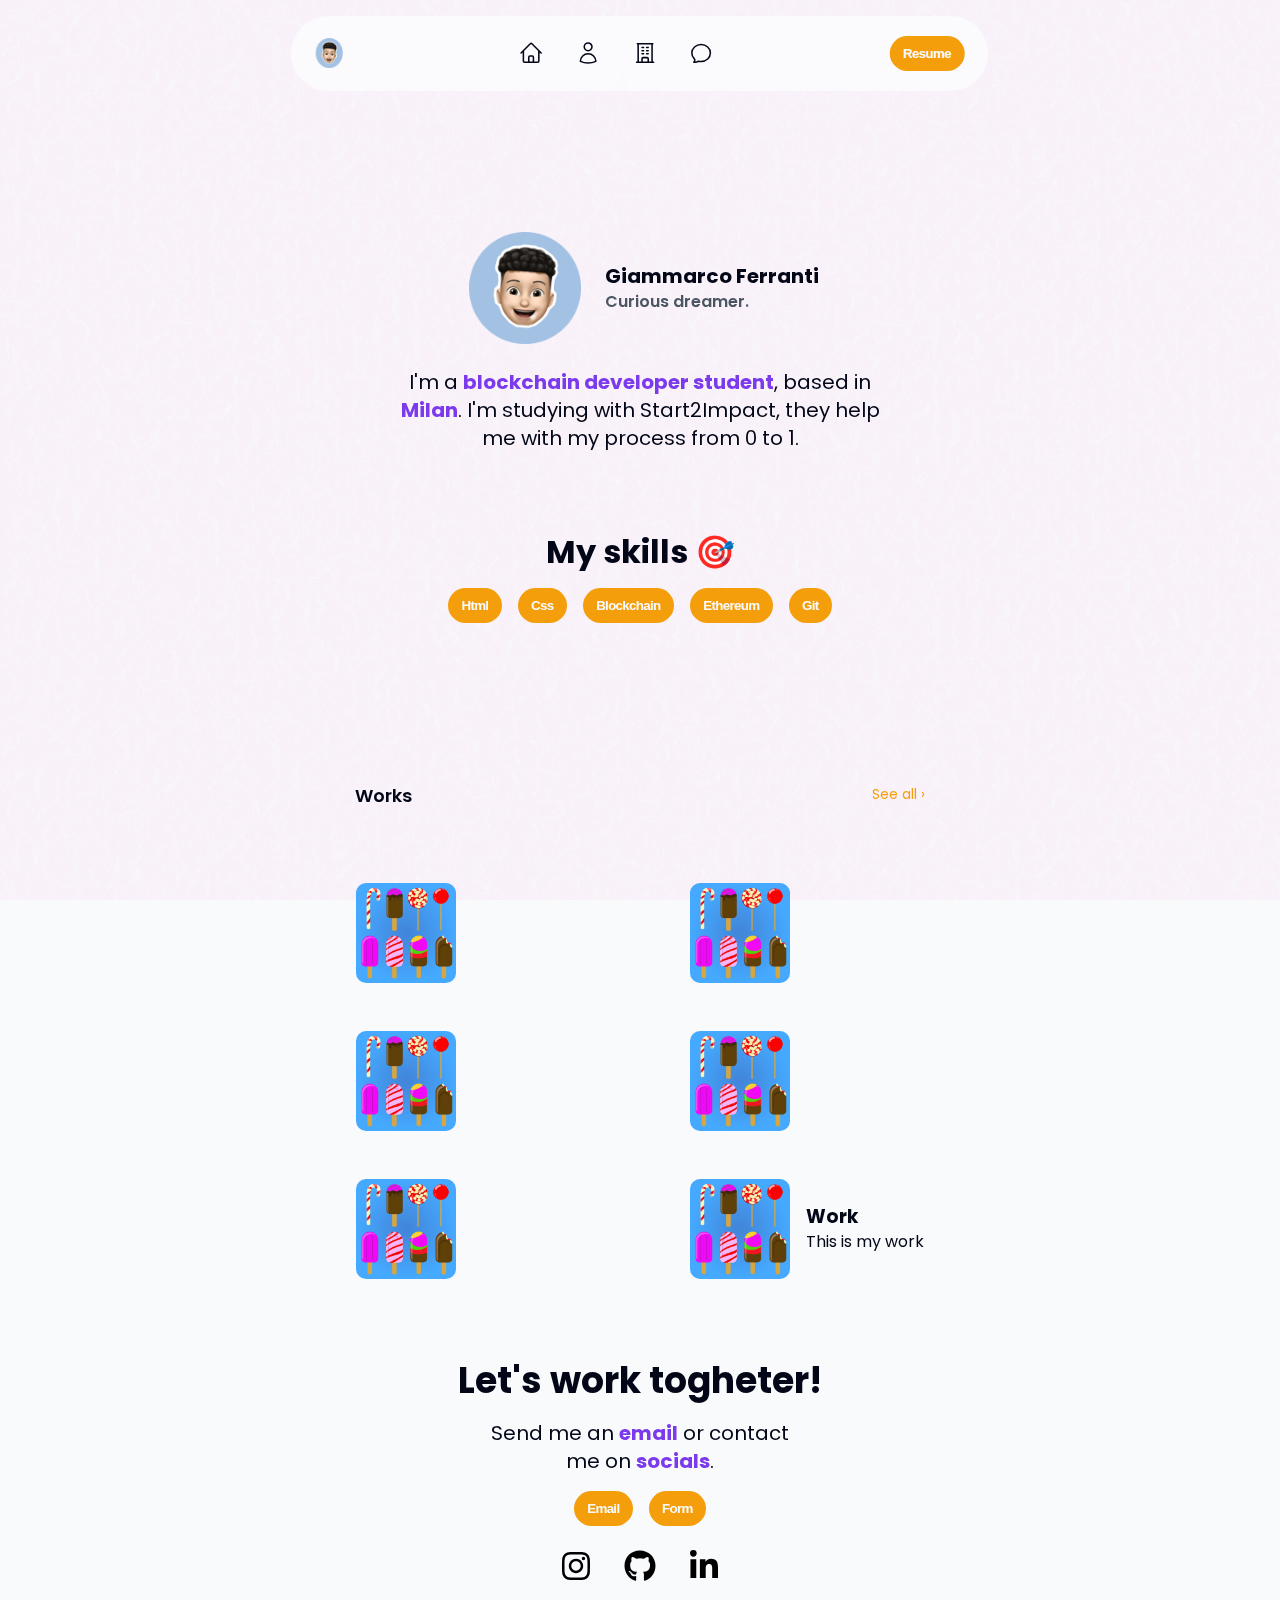
<file: index.html>
<!DOCTYPE html>
<html lang="en">
<head>
  <meta charset="UTF-8">
  <meta name="keyword" content="Html, Css, Portfolio">
  <meta name="title" content="Blockchain Developer Portfolio">
  <meta name="description" content="Giammarco Ferranti is a developer student with Start2Impact">
  <meta name="author" content="Giammarco Ferranti">
  <meta name="viewport" content="width=device-width, initial-scale=1.0">
  <meta property="og:title" content="Giammarco Portfolio">
  <meta property="og:description" content="I'm a blockchain developer student. This is my portfolio.">
  <meta property="og:image" content="https://giammarco-ferranti.github.io/img/picofme.png">
  <meta property="og:url" content="https://giammarco-ferranti.github.io/">
  <meta name="viewport" content="width=device-width, initial-scale=1.0">
  <title>Portfolio</title>
  <link rel="icon" type="image/png" href="img/Favicon_Image_Location.png">
  <link rel="stylesheet" href="styles/styles.css">
  <link rel="stylesheet" href="styles/components/components-about/skills-a.css">
  <link rel="stylesheet" href="styles/components/cta.css">
  <link rel="stylesheet" href="styles/components/project-home.css">
  <link rel="stylesheet" href="styles/components/hero.css">
  <link rel="stylesheet" href="styles/components/header.css">
  <link rel="stylesheet" href="styles/utils.css">
  
  <link rel="preconnect" href="https://fonts.googleapis.com">
<link rel="preconnect" href="https://fonts.gstatic.com" crossorigin>
<link href="https://fonts.googleapis.com/css2?family=Inter:wght@100;200;300;400;500;600;700;800;900&family=Poppins:wght@400;600;700;800&family=Roboto:wght@400;500;700&family=Rubik+Beastly&family=UnifrakturMaguntia&family=Varela+Round&display=swap" rel="stylesheet">
</head>



<body>
  
<div class="noise">
  <header class="header container">
<nav>
  
  <ul class="header__menu">
    <div class="img__menu">
      <img src="img/picofme.png" alt="avatar__menu" class="avatar__menu" title="avatar">
    </div>

    <div class="header__links">

    
    <li>
      <a class="header__link" href="index.html">
        <svg xmlns="http://www.w3.org/2000/svg" class="header__svg" fill="none" viewBox="0 0 24 24" stroke-width="1.5" stroke="currentColor" class="w-6 h-6">
          <path stroke-linecap="round" stroke-linejoin="round" d="M2.25 12l8.954-8.955c.44-.439 1.152-.439 1.591 0L21.75 12M4.5 9.75v10.125c0 .621.504 1.125 1.125 1.125H9.75v-4.875c0-.621.504-1.125 1.125-1.125h2.25c.621 0 1.125.504 1.125 1.125V21h4.125c.621 0 1.125-.504 1.125-1.125V9.75M8.25 21h8.25" />
        </svg>
        
        
      </a>
    </li>
    <li>
      <a class="header__link" href="about.html">
        <svg xmlns="http://www.w3.org/2000/svg" class="header__svg" fill="none" viewBox="0 0 24 24" stroke-width="1.5" stroke="currentColor" class="w-6 h-6">
          <path stroke-linecap="round" stroke-linejoin="round" d="M15.75 6a3.75 3.75 0 11-7.5 0 3.75 3.75 0 017.5 0zM4.501 20.118a7.5 7.5 0 0114.998 0A17.933 17.933 0 0112 21.75c-2.676 0-5.216-.584-7.499-1.632z" />
        </svg>
        
        
      </a>
    </li>
    <li>
      <a class="header__link" href="projects.html">
        <svg xmlns="http://www.w3.org/2000/svg" class="header__svg" fill="none" viewBox="0 0 24 24" stroke-width="1.5" stroke="currentColor" class="w-6 h-6">
          <path stroke-linecap="round" stroke-linejoin="round" d="M3.75 21h16.5M4.5 3h15M5.25 3v18m13.5-18v18M9 6.75h1.5m-1.5 3h1.5m-1.5 3h1.5m3-6H15m-1.5 3H15m-1.5 3H15M9 21v-3.375c0-.621.504-1.125 1.125-1.125h3.75c.621 0 1.125.504 1.125 1.125V21" />
        </svg>
        
        
        
      </a>
    </li>
    <li>


      <a class="header__link" href="contact.html">
        <svg xmlns="http://www.w3.org/2000/svg" class="header__svg" fill="none" viewBox="0 0 24 24" stroke-width="1.5" stroke="currentColor" class="w-6 h-6">
          <path stroke-linecap="round" stroke-linejoin="round" d="M12 20.25c4.97 0 9-3.694 9-8.25s-4.03-8.25-9-8.25S3 7.444 3 12c0 2.104.859 4.023 2.273 5.48.432.447.74 1.04.586 1.641a4.483 4.483 0 01-.923 1.785A5.969 5.969 0 006 21c1.282 0 2.47-.402 3.445-1.087.81.22 1.668.337 2.555.337z" />
        </svg>
      </a>
    </li>
   
    </div>
    <div class="header__button">
      <a href="cv.html">
        <button class="btn">Resume</button>
      </a>
    </div>
  </ul>
</nav>

</header>


<main>
  <section class="hero container section">

    <div class="hero__info">
      <img src="img/picofme.png" class="hero__img" alt="avatar" title="avatar">
 
    <div class="hero__text-title" >

      <h1 class="hero__title">Giammarco Ferranti</h1>
      <h3 class="hero__subtitle">Curious dreamer.</h3>
    </div>
  </div>

    <p class="hero__description">
      I'm a <strong> blockchain developer student</strong>, based in <strong>Milan</strong>. 
      I'm studying with Start2Impact, 
      they help me with my process from 0 to 1. 
    </p>
  </section>


  <section class="skills container section1">

    <h1>My skills &#127919;</h1>

    <div class="skills__button">

      <button class="skills__button1 btn">Html</button>
      <button class="skills__button2 btn">Css</button> 
      <button class="skills__button3 btn">Blockchain</button>
      <button class="skills__button4 btn">Ethereum</button>
      <button class="skills__button4 btn">Git</button>
    </div>
  </section>


  <section class="project__home section container">
    <div class="project__title">
    <h3 class="project__title-big">Works</h3>

    <h3 class="project_title-small"> 
     <a href="projects.html" class="see-all__link">
      See all &#8250; 
     </a>   
    </h3>
    </div>

    <div class="grid__section">
    <div class="grid__layout">

        <img src="img/ice-cream-8081692_640.png" class="grid__image" alt="project__image"  title="project__image">
      
      <div class="grid__text">
       <a href="#"> <h3 class="grid__title">Work</h3>
        <p class="grid__subtitle">This is my work</p>
         </a>     
      </div>
      
    </div>

    <div class="grid__layout">
<img src="img/ice-cream-8081692_640.png" class="grid__image" alt="project__image" title="project__image">
<div class="grid__text">
  <a href="#">
    
   <h3 class="grid__title">Work</h3>
  <p class="grid__subtitle">This is my work</p>
  </a>
</div>

</div>

    <div class="grid__layout">
<img src="img/ice-cream-8081692_640.png" class="grid__image" alt="project__image" title="project__image">
<div class="grid__text">
  <a href="#">
    
   <h3 class="grid__title">Work</h3>
  <p class="grid__subtitle">This is my work</p>
  </a>
</div>

</div>

    <div class="grid__layout">
<img src="img/ice-cream-8081692_640.png" class="grid__image" alt="project__image" title="project__image">
<div class="grid__text">
  <a href="#">
    
   <h3 class="grid__title">Work</h3>
  <p class="grid__subtitle">This is my work</p>
  </a>
</div>

</div>

    <div class="grid__layout">
<img src="img/ice-cream-8081692_640.png" class="grid__image" alt="project__image" title="project__image">
<div class="grid__text">
  <a href="#">
    
   <h3 class="grid__title">Work</h3>
  <p class="grid__subtitle">This is my work</p>
  </a>
</div>

</div>

    <div class="grid__layout">
<img src="img/ice-cream-8081692_640.png" class="grid__image" alt="project__image" title="project__image">
<div class="grid__text">
  <a href="#">
    
  </a> <h3 class="grid__title">Work</h3>
  <p class="grid__subtitle">This is my work</p>
</div>

</div>
  
   </div> 
  </section>
  
  
  
  <section class="call-to-action container section1">

    <h1 class="h1-cta">
      Let's work togheter!
    </h1>
    <p class="p-cta">
      Send me an <strong>email</strong> or contact <br>me on <strong>socials</strong>.
    </p>

    <div class="cta-buttons">

      <button class="call-to-action__button1 btn"><a href="mailto:ferrantigiammarco@gmail.com" class="a__button">Email</a></button>
      <button class="call-to-action__button1 btn"><a href="contact.html" class="a__button">Form</a></button>
    </div>

    <div class="socials">
     <a href="https://instagram.com/giammarco_ferranti?igshid=MjEwN2IyYWYwYw==" target="_blank">
       
     <img src="img/instagram (2).svg" alt="Instagram logo" class="social__logo">
    </a>
       <a href="https://github.com/Giammarco-Ferranti" target="_blank">
      
      <img src="img/github (2).svg" alt="github logo" class="social__logo">
      </a>
    
      <a href="https://www.linkedin.com/in/giammarco-ferranti-3346a1195" taget="_blank">
      
      <img src="img/linkedin-in.svg" alt="linkedin logo" class="social__logo">
      </a> 
    </div>

  </section>


</main>

</div>
</body>
</html>
</file>
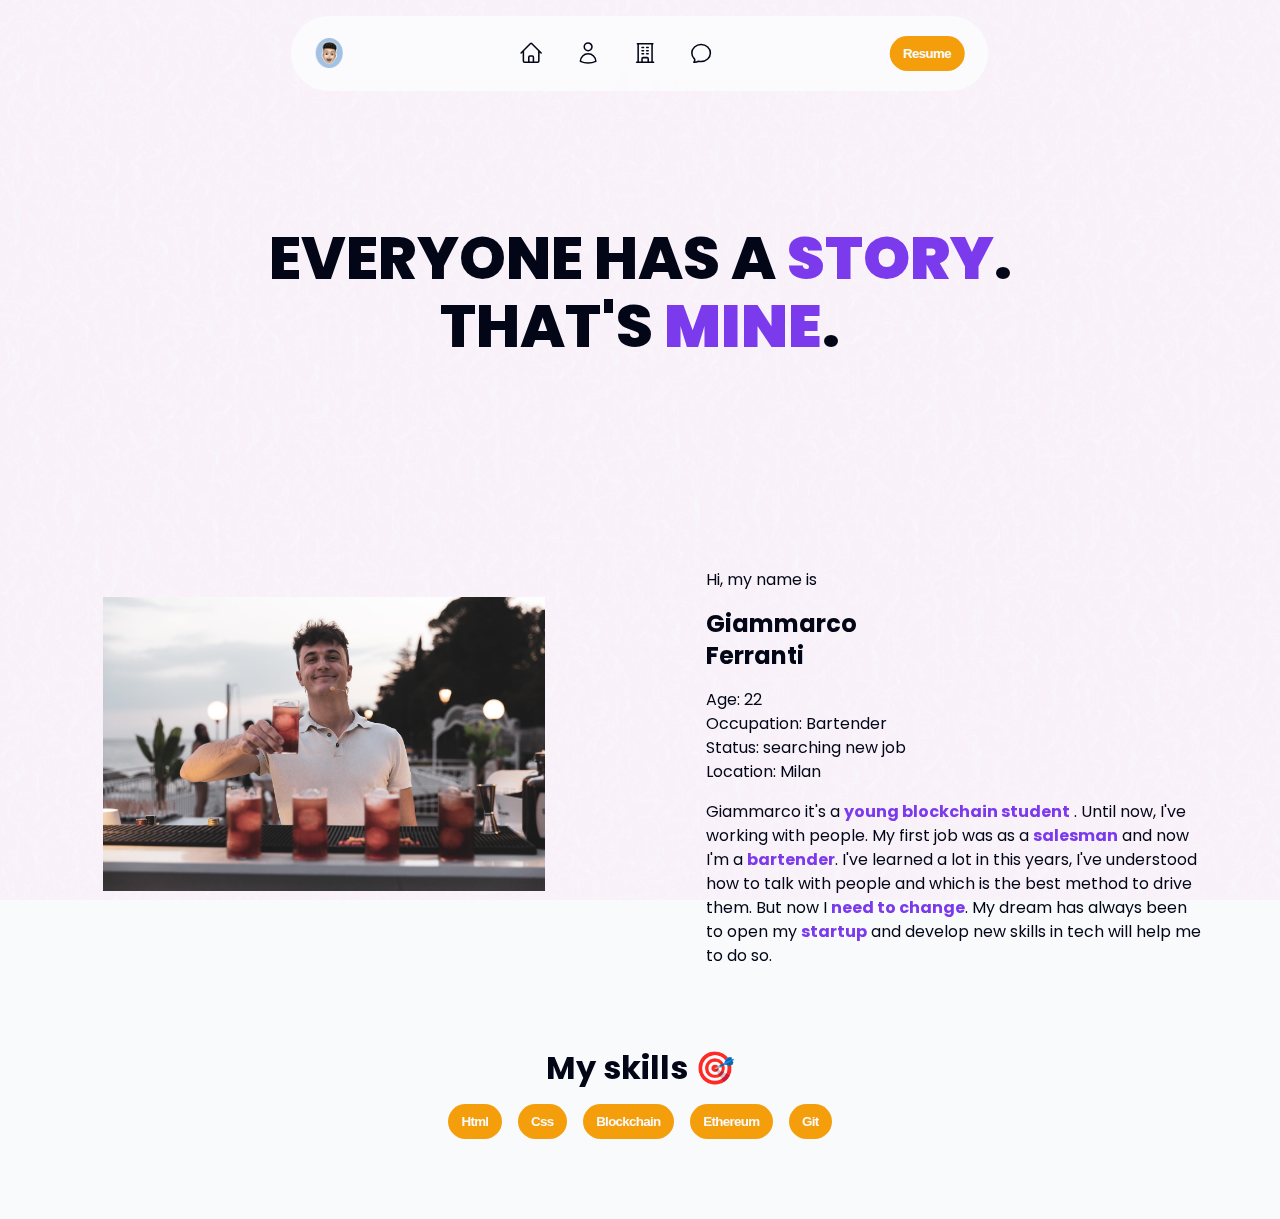
<file: about.html>
<!DOCTYPE html>
<html lang="en">
<head>
  <meta charset="UTF-8">
  <meta name="keyword" content="Html, Css, Portfolio">
  <meta name="title" content="Blockchain Developer Portfolio">
  <meta name="description" content="Giammarco Ferranti is a developer student with Start2Impact">
  <meta name="author" content="Giammarco Ferranti">
  <meta name="viewport" content="width=device-width, initial-scale=1.0">
  <meta property="og:title" content="Giammarco Portfolio">
  <meta property="og:description" content="I'm a blockchain developer student. This is my portfolio.">
  <meta property="og:image" content="https://giammarco-ferranti.github.io/img/picofme.png">
  <meta property="og:url" content="https://giammarco-ferranti.github.io/">
  <link rel="icon" type="image/png" href="img/Favicon_Image_Location.png">
  <title>Portfolio</title>
  <link rel="stylesheet" href="styles/styles.css">
  <link rel="stylesheet" href="styles/components/components-about/skills-a.css">
  <link rel="stylesheet" href="styles/components/components-about/about-a.css">
  <link rel="stylesheet" href="styles/components/components-about/hero-a.css">
  <link rel="stylesheet" href="styles/components/header.css">
  <link rel="stylesheet" href="styles/utils.css">
  <link rel="preconnect" href="https://fonts.googleapis.com">
  <link rel="preconnect" href="https://fonts.gstatic.com" crossorigin>
  <link href="https://fonts.googleapis.com/css2?family=Inter:wght@100;200;300;400;500;600;700;800;900&family=Poppins:wght@400;600;700;800&family=Roboto:wght@400;500;700&family=Rubik+Beastly&family=UnifrakturMaguntia&family=Varela+Round&display=swap" rel="stylesheet">
</head>


<body>
  
<div class="noise">
  <header class="header container">
    <nav>
      
      <ul class="header__menu">
        <div class="img__menu">
          <img src="img/picofme.png" alt="avatar__menu" class="avatar__menu" title="avatar">
        </div>
    
        <div class="header__links">
    
        
        <li>
          <a class="header__link" href="index.html">
            <svg xmlns="http://www.w3.org/2000/svg" class="header__svg" fill="none" viewBox="0 0 24 24" stroke-width="1.5" stroke="currentColor" class="w-6 h-6">
              <path stroke-linecap="round" stroke-linejoin="round" d="M2.25 12l8.954-8.955c.44-.439 1.152-.439 1.591 0L21.75 12M4.5 9.75v10.125c0 .621.504 1.125 1.125 1.125H9.75v-4.875c0-.621.504-1.125 1.125-1.125h2.25c.621 0 1.125.504 1.125 1.125V21h4.125c.621 0 1.125-.504 1.125-1.125V9.75M8.25 21h8.25" />
            </svg>
            
            
          </a>
        </li>
        <li>
          <a class="header__link" href="about.html">
            <svg xmlns="http://www.w3.org/2000/svg" class="header__svg" fill="none" viewBox="0 0 24 24" stroke-width="1.5" stroke="currentColor" class="w-6 h-6">
              <path stroke-linecap="round" stroke-linejoin="round" d="M15.75 6a3.75 3.75 0 11-7.5 0 3.75 3.75 0 017.5 0zM4.501 20.118a7.5 7.5 0 0114.998 0A17.933 17.933 0 0112 21.75c-2.676 0-5.216-.584-7.499-1.632z" />
            </svg>
            
            
          </a>
        </li>
        <li>
          <a class="header__link" href="projects.html">
            <svg xmlns="http://www.w3.org/2000/svg" class="header__svg" fill="none" viewBox="0 0 24 24" stroke-width="1.5" stroke="currentColor" class="w-6 h-6">
              <path stroke-linecap="round" stroke-linejoin="round" d="M3.75 21h16.5M4.5 3h15M5.25 3v18m13.5-18v18M9 6.75h1.5m-1.5 3h1.5m-1.5 3h1.5m3-6H15m-1.5 3H15m-1.5 3H15M9 21v-3.375c0-.621.504-1.125 1.125-1.125h3.75c.621 0 1.125.504 1.125 1.125V21" />
            </svg>
            
            
            
          </a>
        </li>
        <li>
    
    
          <a class="header__link" href="contact.html">
            <svg xmlns="http://www.w3.org/2000/svg" class="header__svg" fill="none" viewBox="0 0 24 24" stroke-width="1.5" stroke="currentColor" class="w-6 h-6">
              <path stroke-linecap="round" stroke-linejoin="round" d="M12 20.25c4.97 0 9-3.694 9-8.25s-4.03-8.25-9-8.25S3 7.444 3 12c0 2.104.859 4.023 2.273 5.48.432.447.74 1.04.586 1.641a4.483 4.483 0 01-.923 1.785A5.969 5.969 0 006 21c1.282 0 2.47-.402 3.445-1.087.81.22 1.668.337 2.555.337z" />
            </svg>
          </a>
        </li>
        </div>

        <div class="header__button">
          <a href="cv.html">
            <button class="btn">Resume</button>
          </a>
        </div>
      </ul>
    </nav>
    
    </header>

    <main>
      <section class="hero container section">

        <h1 class="hero__title">
          Everyone has a <strong>story</strong>. That's <strong>mine</strong>.
        </h1>

      </section>



      <section class="about container section">

        <div class="about__image">

          <img src="img/f89e108c-2de7-4e04-88bf-f7f76a6d4cc8.JPG" class="about__img" alt="personal__image" title="personal">
        </div> 

        <div class="about__description">

          <p class="about__text">Hi, my name is</p>
          <h2 class="about__title">Giammarco <br> Ferranti</h2>
          <p class="about__text">Age: 22 <br>
  
            Occupation: Bartender<br>
            
            Status: searching new job<br>
            
            Location: Milan<br></p>
  
            <p class="about__text">
              Giammarco it's a <strong>young blockchain student</strong> . Until now, I've working with people. My first job was as a <strong>salesman</strong> and now I'm a <strong>bartender</strong>. 
              I've learned a lot in this years, I've understood how to talk with people and which is the best method to drive them.
              But now I <strong>need to change</strong>. My dream has always been to open my <strong>startup</strong> and develop new skills in tech will help me to do so.
            </p>
        </div>

      </section>


      <section class="skills container section1">

        <h1>My skills &#127919;</h1>

        <div class="skills__button">

          <button class="skills__button1 btn">Html</button>
          <button class="skills__button2 btn">Css</button> 
          <button class="skills__button3 btn">Blockchain</button>
          <button class="skills__button4 btn">Ethereum</button>
          <button class="skills__button4 btn">Git</button>
        </div>
      </section>
    </main>


   
</div>






</body>
</html>
</file>
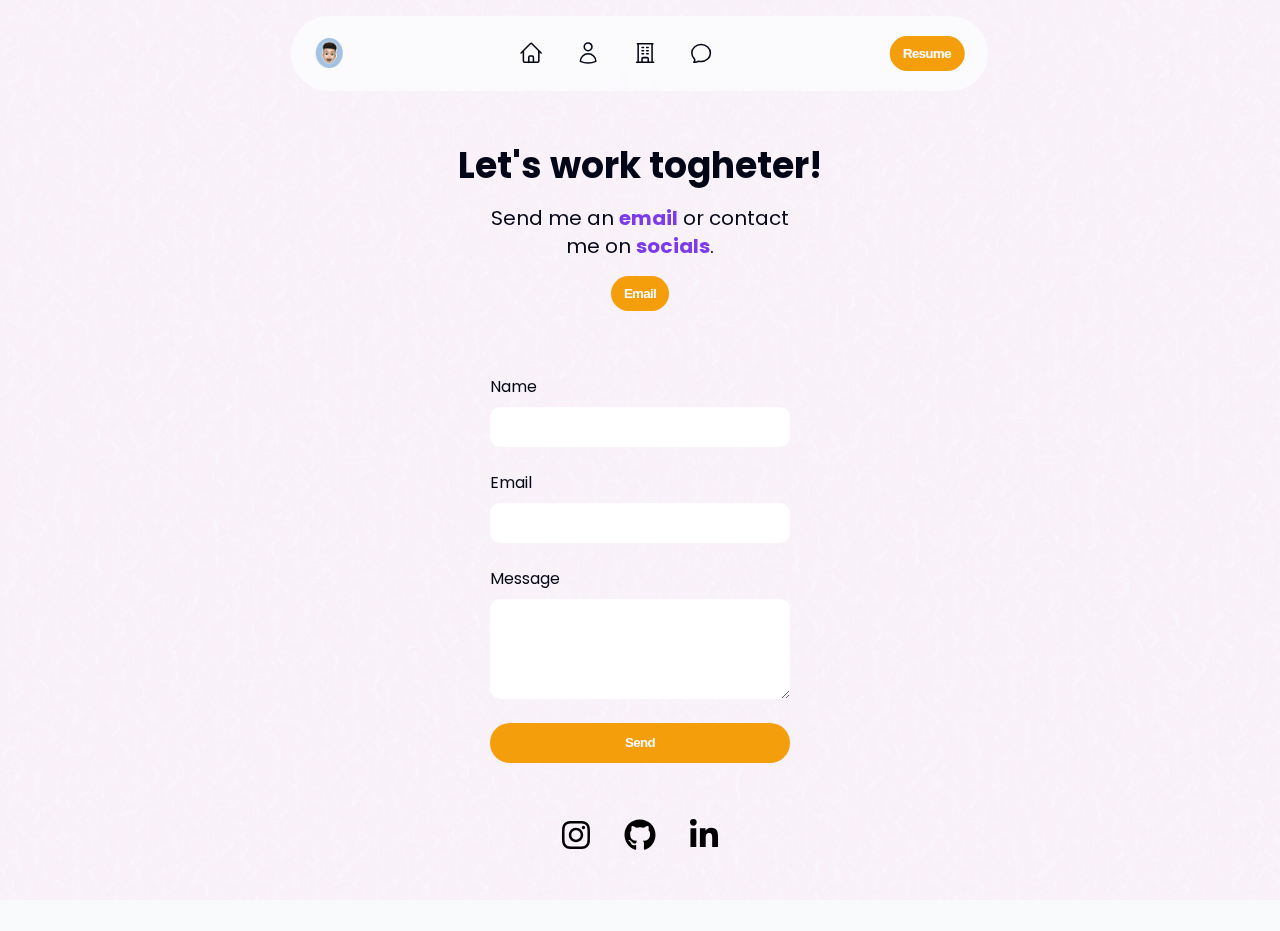
<file: contact.html>
<!DOCTYPE html>
<html lang="en">
<head>
  <meta charset="UTF-8">
  <meta name="keyword" content="Html, Css, Portfolio">
  <meta name="title" content="Blockchain Developer Portfolio">
  <meta name="description" content="Giammarco Ferranti is a developer student with Start2Impact">
  <meta name="author" content="Giammarco Ferranti">
  <meta name="viewport" content="width=device-width, initial-scale=1.0">
  <meta property="og:title" content="Giammarco Portfolio">
  <meta property="og:description" content="I'm a blockchain developer student. This is my portfolio.">
  <meta property="og:image" content="https://giammarco-ferranti.github.io/img/picofme.png">
  <meta property="og:url" content="https://giammarco-ferranti.github.io/">
  <meta name="viewport" content="width=device-width, initial-scale=1.0">
  <title>Portfolio</title>
  <link rel="icon" type="image/png" href="img/Favicon_Image_Location.png">
  <link rel="stylesheet" href="styles/styles.css">
  <link rel="stylesheet" href="styles/components/components-contact/contact.css">
  <link rel="stylesheet" href="styles/components/cta.css">
  <link rel="stylesheet" href="styles/components/header.css">
  <link rel="stylesheet" href="styles/utils.css">


  <link rel="preconnect" href="https://fonts.googleapis.com">
<link rel="preconnect" href="https://fonts.gstatic.com" crossorigin>
<link href="https://fonts.googleapis.com/css2?family=Inter:wght@100;200;300;400;500;600;700;800;900&family=Poppins:wght@400;600;700;800&family=Roboto:wght@400;500;700&family=Rubik+Beastly&family=UnifrakturMaguntia&family=Varela+Round&display=swap" rel="stylesheet">

</head>
<body>
  

  <div class="noise">


    <header class="header container">
      <nav>
        
        <ul class="header__menu">
          <div class="img__menu">
            <img src="img/picofme.png" alt="avatar__menu" class="avatar__menu">
          </div>
      
          <div class="header__links">
      
          
          <li>
            <a class="header__link" href="index.html">
              <svg xmlns="http://www.w3.org/2000/svg" class="header__svg" fill="none" viewBox="0 0 24 24" stroke-width="1.5" stroke="currentColor" class="w-6 h-6">
                <path stroke-linecap="round" stroke-linejoin="round" d="M2.25 12l8.954-8.955c.44-.439 1.152-.439 1.591 0L21.75 12M4.5 9.75v10.125c0 .621.504 1.125 1.125 1.125H9.75v-4.875c0-.621.504-1.125 1.125-1.125h2.25c.621 0 1.125.504 1.125 1.125V21h4.125c.621 0 1.125-.504 1.125-1.125V9.75M8.25 21h8.25" />
              </svg>
              
              
            </a>
          </li>
          <li>
            <a class="header__link" href="about.html">
              <svg xmlns="http://www.w3.org/2000/svg" class="header__svg" fill="none" viewBox="0 0 24 24" stroke-width="1.5" stroke="currentColor" class="w-6 h-6">
                <path stroke-linecap="round" stroke-linejoin="round" d="M15.75 6a3.75 3.75 0 11-7.5 0 3.75 3.75 0 017.5 0zM4.501 20.118a7.5 7.5 0 0114.998 0A17.933 17.933 0 0112 21.75c-2.676 0-5.216-.584-7.499-1.632z" />
              </svg>
              
              
            </a>
          </li>
          <li>
            <a class="header__link" href="projects.html">
              <svg xmlns="http://www.w3.org/2000/svg" class="header__svg" fill="none" viewBox="0 0 24 24" stroke-width="1.5" stroke="currentColor" class="w-6 h-6">
                <path stroke-linecap="round" stroke-linejoin="round" d="M3.75 21h16.5M4.5 3h15M5.25 3v18m13.5-18v18M9 6.75h1.5m-1.5 3h1.5m-1.5 3h1.5m3-6H15m-1.5 3H15m-1.5 3H15M9 21v-3.375c0-.621.504-1.125 1.125-1.125h3.75c.621 0 1.125.504 1.125 1.125V21" />
              </svg>
              
              
              
            </a>
          </li>
          <li>
      
      
            <a class="header__link" href="contact.html">
              <svg xmlns="http://www.w3.org/2000/svg" class="header__svg" fill="none" viewBox="0 0 24 24" stroke-width="1.5" stroke="currentColor" class="w-6 h-6">
                <path stroke-linecap="round" stroke-linejoin="round" d="M12 20.25c4.97 0 9-3.694 9-8.25s-4.03-8.25-9-8.25S3 7.444 3 12c0 2.104.859 4.023 2.273 5.48.432.447.74 1.04.586 1.641a4.483 4.483 0 01-.923 1.785A5.969 5.969 0 006 21c1.282 0 2.47-.402 3.445-1.087.81.22 1.668.337 2.555.337z" />
              </svg>
            </a>
          </li>
          </div>

          <div class="header__button">
            <a href="cv.html">
              <button class="btn">Resume</button>
            </a>
          </div>
        </ul>
      </nav>
      
      </header>


      <main>

  <section class="call-to-action container section1">

    <h1 class="h1-cta">
      Let's work togheter!
    </h1>
    <p class="p-cta">
      Send me an <strong>email</strong> or contact <br>me on <strong>socials</strong>.
    </p>

    <div class="cta-buttons">

      <button class="call-to-action__button1 btn"> <a href="mailto:ferrantigiammarco@gmail.com" class="a__button">Email</a></button>
     
    </div>
   
    <form id="contact-form" class="contact__form">

        <label>Name</label>
        <input type="text" name="user_name" >
        <label>Email</label>
        <input type="email" name="user_email">
        <label>Message</label>
        <textarea name="message" class="textarea"></textarea>
        <input type="submit" value="Send" class="button__form btn">
        </form>


    <div class="socials">
     <a href="https://instagram.com/giammarco_ferranti?igshid=MjEwN2IyYWYwYw==">
       
     <img src="img/instagram (2).svg" alt="Instagram logo" class="social__logo">
    </a>
       <a href="https://github.com/Giammarco-Ferranti">
      
      <img src="img/github (2).svg" alt="Instagram logo" class="social__logo">
      </a>
    
      <a href="https://www.linkedin.com/in/giammarco-ferranti-3346a1195">
      
      <img src="img/linkedin-in.svg" alt="Instagram logo" class="social__logo">
    </a> 
    </div>

      </main>




  
      </div>




</body>
</html>
</file>
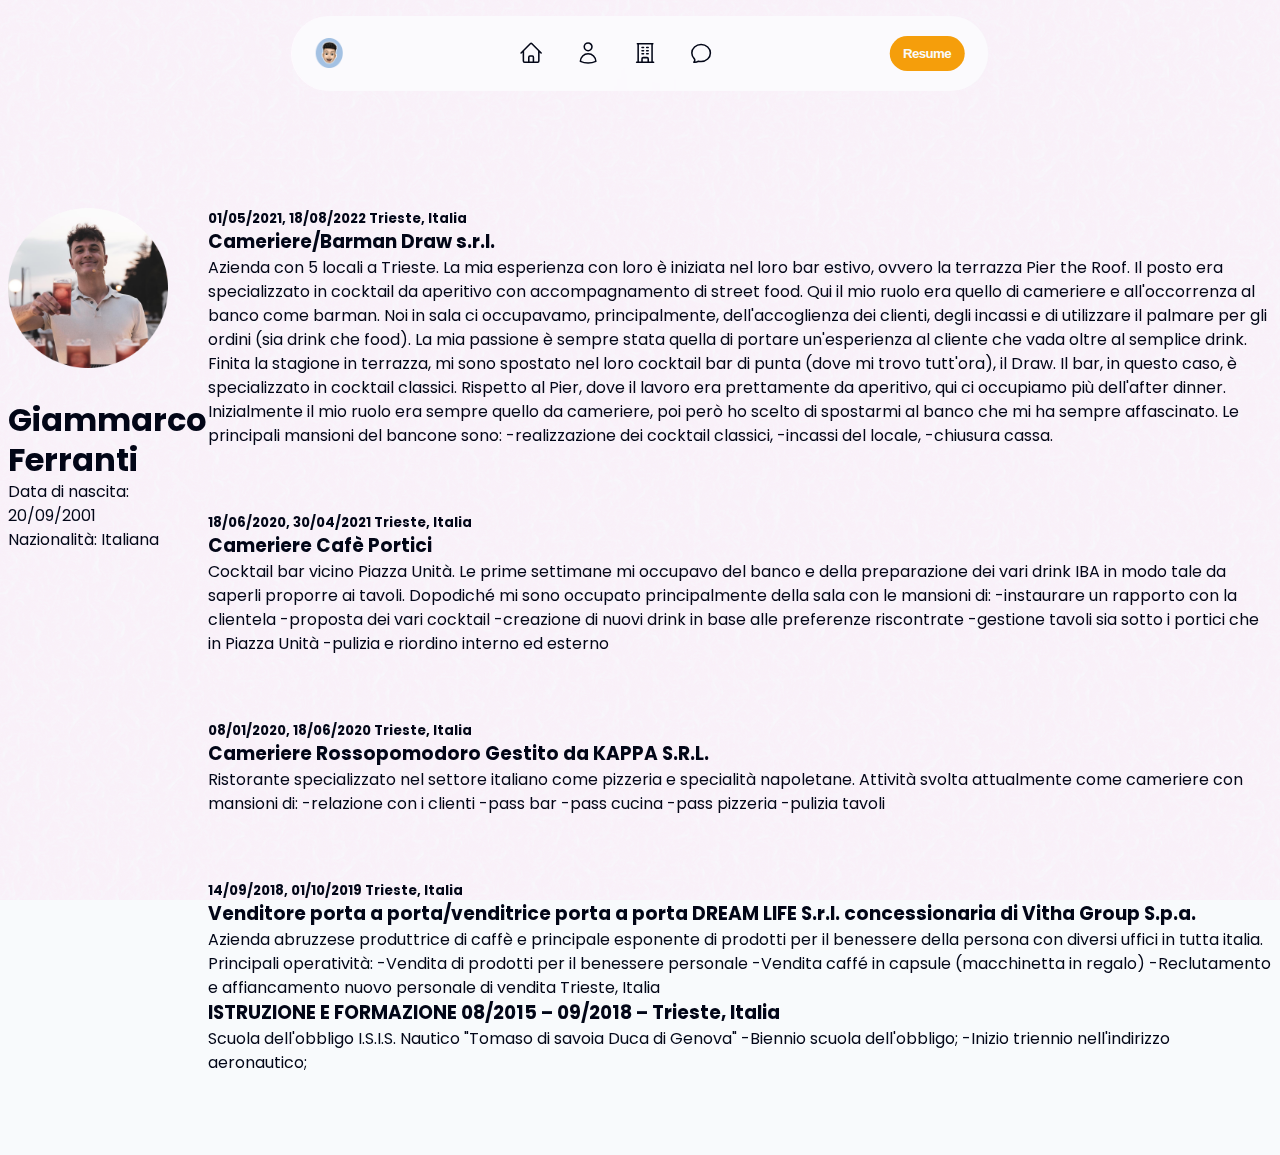
<file: cv.html>
<!DOCTYPE html>
<html lang="en">
<head>
  <meta charset="UTF-8">
  <meta name="keyword" content="Html, Css, Portfolio">
  <meta name="title" content="Blockchain Developer Portfolio">
  <meta name="description" content="Giammarco Ferranti is a developer student with Start2Impact">
  <meta name="author" content="Giammarco Ferranti">
  <meta name="viewport" content="width=device-width, initial-scale=1.0">
  <meta property="og:title" content="Giammarco Portfolio">
  <meta property="og:description" content="I'm a blockchain developer student. This is my portfolio.">
  <meta property="og:image" content="https://giammarco-ferranti.github.io/img/picofme.png">
  <meta property="og:url" content="https://giammarco-ferranti.github.io/">
  <meta name="viewport" content="width=device-width, initial-scale=1.0">
  <title>Portfolio</title>
  <link rel="icon" type="image/png" href="img/Favicon_Image_Location.png">
  <link rel="stylesheet" href="styles/styles.css">
  <link rel="stylesheet" href="styles/components/components-cv.css/cv.css">
  <link rel="stylesheet" href="styles/components/header.css">
  <link rel="stylesheet" href="styles/utils.css">
  <link rel="preconnect" href="https://fonts.googleapis.com">
<link rel="preconnect" href="https://fonts.gstatic.com" crossorigin>
<link href="https://fonts.googleapis.com/css2?family=Inter:wght@100;200;300;400;500;600;700;800;900&family=Poppins:wght@400;600;700;800&family=Roboto:wght@400;500;700&family=Rubik+Beastly&family=UnifrakturMaguntia&family=Varela+Round&display=swap" rel="stylesheet">
</head>
<body>
  
  <div class="noise">
    <header class="header container">
      <nav>
        
        <ul class="header__menu">
          <div class="img__menu">
            <img src="img/picofme.png" alt="avatar__menu" class="avatar__menu" title="avatar">
          </div>
      
          <div class="header__links">
      
          
          <li>
            <a class="header__link" href="index.html">
              <svg xmlns="http://www.w3.org/2000/svg" class="header__svg" fill="none" viewBox="0 0 24 24" stroke-width="1.5" stroke="currentColor" class="w-6 h-6">
                <path stroke-linecap="round" stroke-linejoin="round" d="M2.25 12l8.954-8.955c.44-.439 1.152-.439 1.591 0L21.75 12M4.5 9.75v10.125c0 .621.504 1.125 1.125 1.125H9.75v-4.875c0-.621.504-1.125 1.125-1.125h2.25c.621 0 1.125.504 1.125 1.125V21h4.125c.621 0 1.125-.504 1.125-1.125V9.75M8.25 21h8.25" />
              </svg>
              
              
            </a>
          </li>
          <li>
            <a class="header__link" href="about.html">
              <svg xmlns="http://www.w3.org/2000/svg" class="header__svg" fill="none" viewBox="0 0 24 24" stroke-width="1.5" stroke="currentColor" class="w-6 h-6">
                <path stroke-linecap="round" stroke-linejoin="round" d="M15.75 6a3.75 3.75 0 11-7.5 0 3.75 3.75 0 017.5 0zM4.501 20.118a7.5 7.5 0 0114.998 0A17.933 17.933 0 0112 21.75c-2.676 0-5.216-.584-7.499-1.632z" />
              </svg>
              
              
            </a>
          </li>
          <li>
            <a class="header__link" href="projects.html">
              <svg xmlns="http://www.w3.org/2000/svg" class="header__svg" fill="none" viewBox="0 0 24 24" stroke-width="1.5" stroke="currentColor" class="w-6 h-6">
                <path stroke-linecap="round" stroke-linejoin="round" d="M3.75 21h16.5M4.5 3h15M5.25 3v18m13.5-18v18M9 6.75h1.5m-1.5 3h1.5m-1.5 3h1.5m3-6H15m-1.5 3H15m-1.5 3H15M9 21v-3.375c0-.621.504-1.125 1.125-1.125h3.75c.621 0 1.125.504 1.125 1.125V21" />
              </svg>
              
              
              
            </a>
          </li>
          <li>
      
      
            <a class="header__link" href="contact.html">
              <svg xmlns="http://www.w3.org/2000/svg" class="header__svg" fill="none" viewBox="0 0 24 24" stroke-width="1.5" stroke="currentColor" class="w-6 h-6">
                <path stroke-linecap="round" stroke-linejoin="round" d="M12 20.25c4.97 0 9-3.694 9-8.25s-4.03-8.25-9-8.25S3 7.444 3 12c0 2.104.859 4.023 2.273 5.48.432.447.74 1.04.586 1.641a4.483 4.483 0 01-.923 1.785A5.969 5.969 0 006 21c1.282 0 2.47-.402 3.445-1.087.81.22 1.668.337 2.555.337z" />
              </svg>
            </a>
          </li>
          </div>

          <div class="header__button">
            <a href="cv.html">
              <button class="btn">Resume</button>
            </a>
          </div>
        </ul>
      </nav>
      
      </header>


  <main>
    <section class="cv container section1">
      <div class="cv__info">
        <img src="img/f89e108c-2de7-4e04-88bf-f7f76a6d4cc8-modified.png" class="cv__img" alt="personal__image" title="avatar">
        <div class="info__text">
          <h1>Giammarco Ferranti</h1>
          <p>

          Data di nascita: 20/09/2001 <br>
          Nazionalità: Italiana
          </p>
        </div>
      </div>

      <div class="cv__text">
        <h5>01/05/2021, 18/08/2022 Trieste, Italia</h5>
  <h3>Cameriere/Barman
    Draw s.r.l.</h3>
<p>Azienda con 5 locali a Trieste.
La mia esperienza con loro è iniziata nel loro bar estivo, ovvero la terrazza Pier the Roof. Il posto era specializzato in cocktail da aperitivo con accompagnamento di street food. Qui il mio ruolo era quello di cameriere e all'occorrenza al banco come barman. Noi in sala ci occupavamo, principalmente, dell'accoglienza dei clienti, degli incassi e di utilizzare il palmare per gli ordini (sia drink che food). La mia passione è sempre stata quella di portare un'esperienza al cliente che vada oltre al semplice drink.
Finita la stagione in terrazza, mi sono spostato nel loro cocktail bar di punta (dove mi trovo tutt'ora), il Draw.
Il bar, in questo caso, è specializzato in cocktail classici. Rispetto al Pier, dove il lavoro era prettamente da aperitivo, qui ci occupiamo più dell'after dinner.
Inizialmente il mio ruolo era sempre quello da cameriere, poi però ho scelto di spostarmi al banco che mi ha sempre affascinato. Le principali mansioni del bancone sono:
-realizzazione dei cocktail classici, -incassi del locale,
-chiusura cassa. 
</p>


<h5>18/06/2020, 30/04/2021  Trieste, Italia</h5>
<h3>Cameriere
  Cafè Portici</h3>
</p>
Cocktail bar vicino Piazza Unità.
Le prime settimane mi occupavo del banco e della preparazione dei vari drink IBA in modo tale da saperli proporre ai tavoli.
Dopodiché mi sono occupato principalmente della sala con le mansioni di:
-instaurare un rapporto con la clientela
-proposta dei vari cocktail
-creazione di nuovi drink in base alle preferenze riscontrate -gestione tavoli sia sotto i portici che in Piazza Unità
-pulizia e riordino interno ed esterno
<p>
  
<h5>08/01/2020, 18/06/2020 Trieste, Italia</h5>
<h3>Cameriere
  Rossopomodoro Gestito da KAPPA S.R.L.</h3>
<p>
Ristorante specializzato nel settore italiano come pizzeria e specialità napoletane.
Attività svolta attualmente come cameriere con mansioni di: -relazione con i clienti
-pass bar
-pass cucina
-pass pizzeria -pulizia tavoli

</p>

<h5>
  14/09/2018, 01/10/2019 Trieste, Italia</h5>
<h3>Venditore porta a porta/venditrice porta a porta
  DREAM LIFE S.r.l. concessionaria di Vitha Group S.p.a.</h3>
  <p>
Azienda abruzzese produttrice di caffè e principale esponente di prodotti per il benessere della persona con diversi uffici in tutta italia.
Principali operatività:
-Vendita di prodotti per il benessere personale
-Vendita caffé in capsule (macchinetta in regalo) -Reclutamento e affiancamento nuovo personale di vendita Trieste, Italia
</p>

<h3>ISTRUZIONE E FORMAZIONE 08/2015 – 09/2018 – Trieste, Italia</h3>
Scuola dell'obbligo
I.S.I.S. Nautico "Tomaso di savoia Duca di Genova" -Biennio scuola dell'obbligo;
-Inizio triennio nell'indirizzo aeronautico;
      </div>
    </section>
  </main>


  </div>


</body>
</html>
</file>
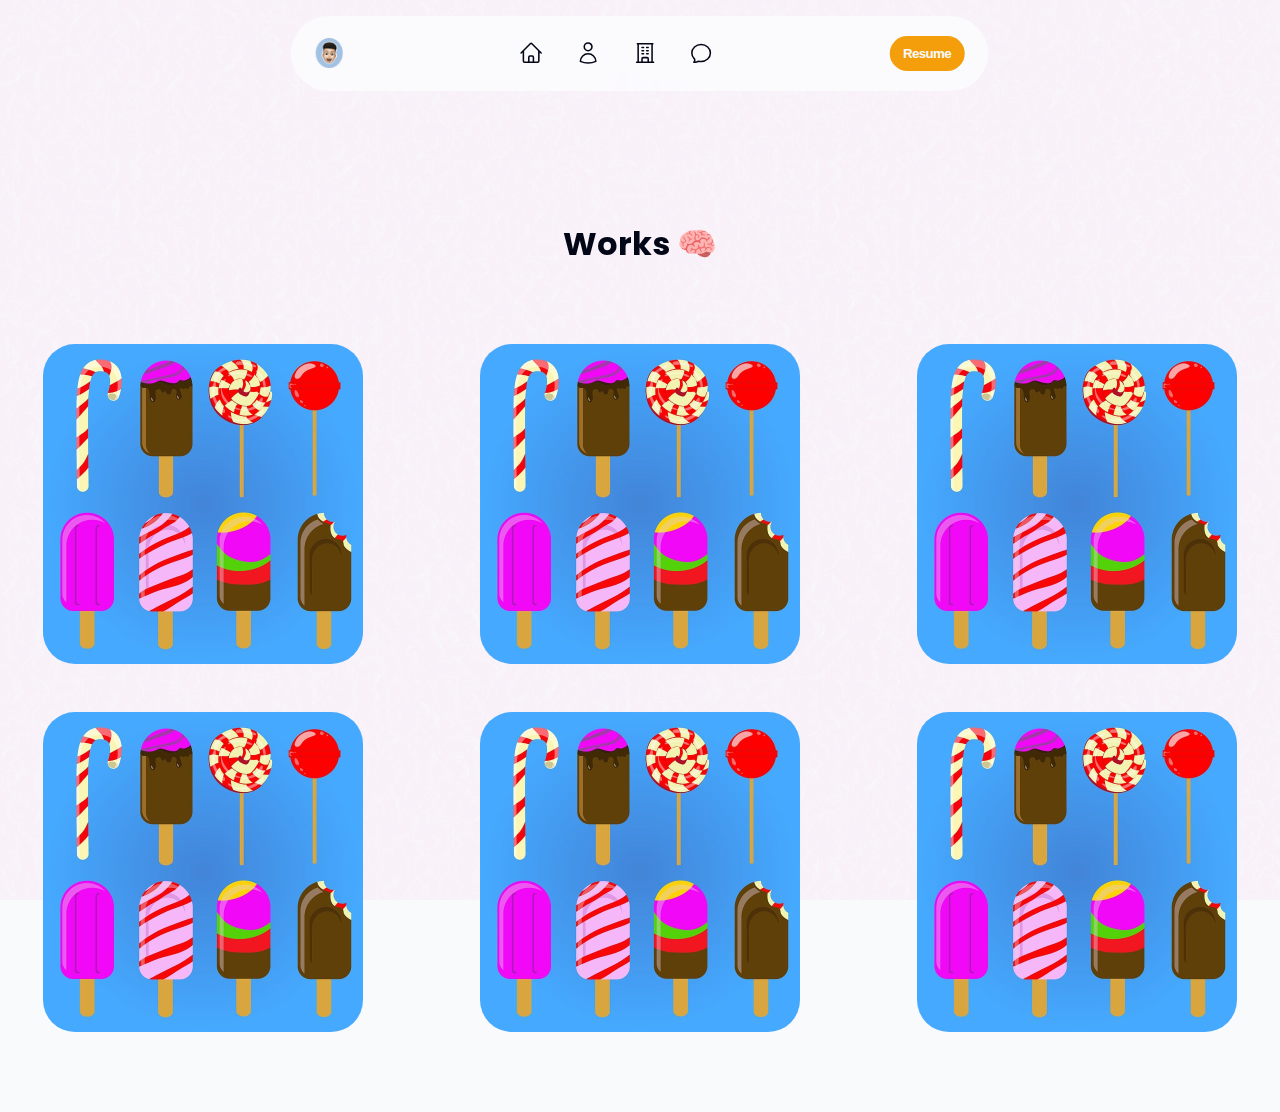
<file: projects.html>
<!DOCTYPE html>
<html lang="en">
<head>
  <meta charset="UTF-8">
  <meta name="keyword" content="Html, Css, Portfolio">
  <meta name="title" content="Blockchain Developer Portfolio">
  <meta name="description" content="Giammarco Ferranti is a developer student with Start2Impact">
  <meta name="author" content="Giammarco Ferranti">
  <meta name="viewport" content="width=device-width, initial-scale=1.0">
  <meta property="og:title" content="Giammarco Portfolio">
  <meta property="og:description" content="I'm a blockchain developer student. This is my portfolio.">
  <meta property="og:image" content="https://giammarco-ferranti.github.io/img/picofme.png">
  <meta property="og:url" content="https://giammarco-ferranti.github.io/">
  <meta name="viewport" content="width=device-width, initial-scale=1.0">
  <title>Portfolio</title>
  <link rel="icon" type="image/png" href="img/Favicon_Image_Location.png">
  <link rel="stylesheet" href="styles/styles.css">
  <link rel="stylesheet" href="styles/components/components-work/grid-w.css">
  <link rel="stylesheet" href="styles/components/header.css">
  <link rel="stylesheet" href="styles/utils.css">


  <link rel="preconnect" href="https://fonts.googleapis.com">
<link rel="preconnect" href="https://fonts.gstatic.com" crossorigin>
<link href="https://fonts.googleapis.com/css2?family=Inter:wght@100;200;300;400;500;600;700;800;900&family=Poppins:wght@400;600;700;800&family=Roboto:wght@400;500;700&family=Rubik+Beastly&family=UnifrakturMaguntia&family=Varela+Round&display=swap" rel="stylesheet">
</head>
<body>
  

<div class="noise">


  <header class="header container">
    <nav>
      
      <ul class="header__menu">
        <div class="img__menu">
          <img src="img/picofme.png" alt="avatar__menu" class="avatar__menu" title="avatar">
        </div>
    
        <div class="header__links">
    
        
        <li>
          <a class="header__link" href="index.html">
            <svg xmlns="http://www.w3.org/2000/svg" class="header__svg" fill="none" viewBox="0 0 24 24" stroke-width="1.5" stroke="currentColor" class="w-6 h-6">
              <path stroke-linecap="round" stroke-linejoin="round" d="M2.25 12l8.954-8.955c.44-.439 1.152-.439 1.591 0L21.75 12M4.5 9.75v10.125c0 .621.504 1.125 1.125 1.125H9.75v-4.875c0-.621.504-1.125 1.125-1.125h2.25c.621 0 1.125.504 1.125 1.125V21h4.125c.621 0 1.125-.504 1.125-1.125V9.75M8.25 21h8.25" />
            </svg>
            
            
          </a>
        </li>
        <li>
          <a class="header__link" href="about.html">
            <svg xmlns="http://www.w3.org/2000/svg" class="header__svg" fill="none" viewBox="0 0 24 24" stroke-width="1.5" stroke="currentColor" class="w-6 h-6">
              <path stroke-linecap="round" stroke-linejoin="round" d="M15.75 6a3.75 3.75 0 11-7.5 0 3.75 3.75 0 017.5 0zM4.501 20.118a7.5 7.5 0 0114.998 0A17.933 17.933 0 0112 21.75c-2.676 0-5.216-.584-7.499-1.632z" />
            </svg>
            
            
          </a>
        </li>
        <li>
          <a class="header__link" href="projects.html">
            <svg xmlns="http://www.w3.org/2000/svg" class="header__svg" fill="none" viewBox="0 0 24 24" stroke-width="1.5" stroke="currentColor" class="w-6 h-6">
              <path stroke-linecap="round" stroke-linejoin="round" d="M3.75 21h16.5M4.5 3h15M5.25 3v18m13.5-18v18M9 6.75h1.5m-1.5 3h1.5m-1.5 3h1.5m3-6H15m-1.5 3H15m-1.5 3H15M9 21v-3.375c0-.621.504-1.125 1.125-1.125h3.75c.621 0 1.125.504 1.125 1.125V21" />
            </svg>
            
            
            
          </a>
        </li>
        <li>
    
    
          <a class="header__link" href="contact.html">
            <svg xmlns="http://www.w3.org/2000/svg" class="header__svg" fill="none" viewBox="0 0 24 24" stroke-width="1.5" stroke="currentColor" class="w-6 h-6">
              <path stroke-linecap="round" stroke-linejoin="round" d="M12 20.25c4.97 0 9-3.694 9-8.25s-4.03-8.25-9-8.25S3 7.444 3 12c0 2.104.859 4.023 2.273 5.48.432.447.74 1.04.586 1.641a4.483 4.483 0 01-.923 1.785A5.969 5.969 0 006 21c1.282 0 2.47-.402 3.445-1.087.81.22 1.668.337 2.555.337z" />
            </svg>
          </a>
        </li>
    
        </div>

        <div class="header__button">
          <a href="cv.html">
            <button class="btn">Resume</button>
          </a>
        </div>
      </ul>
    </nav>
    
    </header>



<main>

  <section class="work__text container section">

    <h1>Works &#129504;</h1>
  </section>


  <section class="work__grid container section1">
    <div class="grid__layout">
      <img src="img/ice-cream-8081692_640.png" class="grid__img" title="project__image">
    </div>
    <div class="grid__layout">
      <img src="img/ice-cream-8081692_640.png" class="grid__img" title="project__image">
    </div>
    <div class="grid__layout">
      <img src="img/ice-cream-8081692_640.png" class="grid__img" title="project__image">
    </div>
    <div class="grid__layout">
      <img src="img/ice-cream-8081692_640.png" class="grid__img" title="project__image">
    </div>
    <div class="grid__layout">
      <img src="img/ice-cream-8081692_640.png" class="grid__img" title="project__image">
    </div>
    <div class="grid__layout">
      <img src="img/ice-cream-8081692_640.png" class="grid__img" title="project__image">
    </div>
  </section>
</main>





</div>


</body>
</html>
</file>
<file: styles/styles.css>
:root {
  --clr-dark: rgb(2, 6, 23);
  --clr-light: rgb(248, 250, 252);
  --clr-gray600: rgb(75, 85, 99);
  --clr-amber500: rgb(245, 158, 11);
  --clr-violet600: rgb(124, 58, 237);


  --size-xxs: 0.5rem;
  --size-xs: 0.75rem;
  --size-sm: 0.875rem;
  --size-base: 1rem;
  --size-lg: 1.125rem;
  --size-xl: 1.25rem;
  --size-2xl: 1.5rem;
  --size-3xl: 1.875rem;
  --size-4xl: 2.25rem;
  --size-5xl: 3rem;
  --size-6xl: 3.75rem;
  --size-7xl: 4.5rem;
  --size-8xl: 6rem;
  --size-9xl: 8rem;
  --size-10xl: 10rem;

}



*,
::before,
::after {
  box-sizing: border-box;
}

* {
  margin: 0;
  line-height: calc(1em + 0.5rem);
}

html {
  scroll-behavior: smooth;
}

body {
  font-family: 'Poppins', sans-serif;
  background-color: var(--clr-light);
  color: var(--clr-dark);
}

.noise::before {
  position: fixed;
  top: 0;
  left: 0;
  width: 100%;
  height: 100%;
  content: "";
  opacity: 0.5;
  z-index: -10;
  background: url(/img/nnnoise\ \(1\).svg);
}



img,
picture,
video,
canvas,
svg {
  display: block;
  max-width: 100%;
  user-select: none;
}


button {
  display: inline-block;
  padding: 0;
  border: none;
  background: none;
  cursor: pointer;
}

strong {
  color: var(--clr-violet600);
}
</file>
<file: styles/components/components-about/skills-a.css>
.skills {
  display: flex;
  flex-direction: column;
  align-items: center;
  justify-content: center;
  gap: 1rem;
  
}


.skills__button {
  display: flex;
  flex-direction: row;
  gap: 1rem;
}
</file>
<file: styles/components/cta.css>
.social__logo {
  width: 2rem;
  height: 2rem;
  transition: 0.3s;
}

.social__logo:hover {
  opacity: 0.5;
}

.socials {
  display: flex;
  flex-direction: row;
  gap: 2rem;
  margin-top: 0.5rem;
}


.call-to-action {
  display: flex;
  align-items: center;
  flex-direction: column;
  justify-content: center;
  text-align: center;
  height: auto;
  gap: 1rem;
}

.cta-buttons {
display: flex;
gap: 1rem;
}




.h1-cta {
  font-size: var(--size-3xl);
}


.p-cta {
  font-size: var(--size-base);
}



/* xs */
@media (min-width: 475px) {
 
}

/* sm */
@media (min-width: 640px) {
  
}

/* md */
@media (min-width: 768px) {
  
}

/* lg */
@media (min-width: 1024px) {
  .h1-cta {
    font-size: var(--size-4xl);
  }
  
  
  .p-cta {
    font-size: var(--size-xl);
  }


}

/* xl */
@media (min-width: 1280px) {
  
}

/* 2xl */
 @media (min-width: 1536px) {
  
}
</file>
<file: styles/components/project-home.css>
.project__home {
  text-align: center;
  display: grid;
  grid-template-columns: 1fr;
  grid-template-rows: 100px 1fr;
  justify-items: center;
}


.project__title {
  height: fit-content;
  width: 100%;
  display: flex;
  justify-content: space-between;
  align-content: center;
  max-width: 220px;
  padding: 0;
  margin: 0;
  text-align: center;
}

.project__title-big {
  font-weight: 600;
  font-size: var(--size-lg);
}

.project_title-small {
  font-weight: 400;
  font-size: var(--size-sm);
  color: var(--clr-amber500)
}




.grid__section {
  margin: 0;
  display: grid;
  justify-items: center;
  align-items: center;
  grid-template-columns: 1fr;
  grid-template-rows: repeat(6, 1fr);
  gap: 3rem 3rem;
  
}


.grid__layout {
  display: flex;
  text-align: left;
  align-items: center;
  justify-content: center;
  gap: 1rem;
}


.grid__image {
  min-width: 20%;
  min-height: 20%;
  width: 30%;
  height: 30%;
  max-width: 200px;
  max-height: 200px;
  border-radius: 10%;
  transition: 0.3s;
}

.grid__title:hover,
.grid__subtitle:hover {
  opacity: 0.5;
  transition: 0.3s;
}

.grid__image:hover {
  opacity: 0.5;
}

.see-all__link {
  color: var(--clr-amber500);
}

/* xs */
@media (min-width: 475px) {
  .project__title {
    max-width: 270px;
  }
}

/* sm */
@media (min-width: 640px) {
  .project__title {
    max-width: 530px;
  }

  .grid__section {
    grid-template-columns: 1fr 1fr;
    grid-template-rows: repeat(3, 1fr);
    gap: 3rem 0;
    
  }
  
}

/* md */
@media (min-width: 768px) {
  .project__title {
    max-width: 570px;
  }
}

/* lg */
@media (min-width: 1024px) {
} 

/* xl */
@media (min-width: 1280px) {
  
} 

/* 2xl */
@media (min-width: 1536px) {
  
}
</file>
<file: styles/components/hero.css>
.hero {
  text-align: center;
  display: flex;
  flex-direction: column;
  justify-content: center;
  align-items: center;
}

.hero__info {
  text-align: center;
  display: flex;
  flex-direction: column;
  justify-content: center;
  align-items: center;
}

.hero__img {
  width: var(--size-9xl);
  padding: 0.5rem;
}

.hero__title {
  font-size: var(--size-3xl);
}

.hero__subtitle {
  font-size: var(--size-xl);
  font-weight: 600;
  color: var(--clr-gray600);
}


.hero__description {
  margin-top: 1rem;
  font-size: var(--size-base);
  max-width: 60ch;
}


/* xs */
@media (min-width: 475px) {
 
}

/* sm */
@media (min-width: 640px) {
  
}

/* md */
@media (min-width: 768px) {
  
  .hero__info {
    text-align: left;
    display: flex;
    flex-direction: row;
    gap: 1rem;
  }

  .hero__img {
    width: var(--size-9xl);
    padding: 0.5rem;
  }
  
  .hero__title {
    font-size: var(--size-xl);
  }
  
  .hero__subtitle {
    font-size: var(--size-base);
    font-weight: 600;
    color: var(--clr-gray600);
  }
  
  
  .hero__description {
    margin-top: 1rem;
    font-size: var(--size-xl);
    max-width: 40ch;
  }

}

/* lg */
@media (min-width: 1024px) {
 
}

/* xl */
@media (min-width: 1280px) {
  
}

/* 2xl */
@media (min-width: 1536px) {
  
}
</file>
<file: styles/components/header.css>
.header {
  display: flex;
  justify-content: center;
  align-items: center;
  padding-top: 2rem;
  padding-bottom: 2rem;
}

.img__menu {
  display: none;
}

.header__menu {
  display: flex;
  align-items: center;
  list-style: none;
  gap: 2em;
  padding-top: 1em;
  padding-bottom: 1em;
  padding-left: 1.5em;
  padding-right: 1.5em;
  border-radius: 5rem;
  background-color: rgba(248, 250, 252,0.5);
  backdrop-filter: blur(20px) saturate(160%) contrast(45%) brightness(140%);
  -webkit-backdrop-filter: blur(20px) saturate(160%) contrast(45%) brightness(140%);
  position: fixed;
  top: 1rem;
  left: 50%;
  transform: translateX(-50%);
}

.header__links {
  display: flex;
  align-items: center;
  list-style: none;
  gap: 2em;
}

.header__link {
  color: var(--clr-dark);
}


.header__svg {
  min-height: var(--size-2xl);
  min-width: var(--size-2xl);
  width: var(--size-2xl);
  height: var(--size-2xl);
  transition: transform 0.3s, filter 0.3s;
}

.header__svg {
  &:hover {
    transform: translateY(-1.5px);
  filter: drop-shadow(2px 5px 20px rgb(2, 6, 23)) ;
  }
}

/* xs */
@media (min-width: 475px) {
 
}

/* sm */
@media (min-width: 640px) {
  
}

/* md */
@media (min-width: 768px) {
  .img__menu {
    display: flex;
    min-height: var(--size-2xl);
  min-width: var(--size-2xl);
  width: var(--size-2xl);
  height: var(--size-2xl);
  }
}

/* lg */
@media (min-width: 1024px) {
 .header__menu {
  gap: var(--size-7xl);
 }
 .header__menu {
  padding-top: 1.25em;
  padding-bottom: 1.25em;
 }

 .header__svg {
  width: var(--size-3xl);
  height: var(--size-3xl);
 }
  .img__menu {
  width: var(--size-3xl);
  height: var(--size-3xl);
  }
}

/* xl */
@media (min-width: 1280px) {
  .header__menu {
    gap: 11rem;
   }
}

/* 2xl */
@media (min-width: 1536px) {
  
}
</file>
<file: styles/utils.css>
/* xs */
/* @media (min-width: 475px) {
 
} */

/* sm */
/* @media (min-width: 640px) {
  
} */

/* md */
/* @media (min-width: 768px) {
  
} */

/* lg */
/* @media (min-width: 1024px) {
 
} */

/* xl */
/* @media (min-width: 1280px) {
  
} */

/* 2xl */
/* @media (min-width: 1536px) {
  
}  */



.btn {
  display: inline-block;
  font-weight: 700;
  text-decoration: none;
  letter-spacing: -0.05em;
  background-color: var(--clr-amber500);
  color: var(--clr-light);
  padding: 0.5em 1em;
  border-radius: 5em;
  transition: transform 0.3s, box-shadow 0.3s;
}

.btn:hover {
  transform: translateY(-1.5px);
  box-shadow: 0 5px 20px rgba(245, 158, 11, 0.4);
  
}

.container {
  width: 100%;
  margin-left: auto;
  margin-right: auto;
  padding-left: 0.5rem;
  padding-right: 0.5rem;
 
}

.section {
  margin-top: 5rem;
}

.section1 {
  margin-top: 5rem;
  margin-bottom: 5rem;
}

a {
  text-decoration: none;
  color: var(--clr-light);
  cursor: pointer;
}


/* xs */
@media (min-width: 475px) {
  .container {
    max-width: 475px;
  }
}

/* sm */
@media (min-width: 640px) {
  .container {
    max-width: 640px;
  }
}

/* md */
@media (min-width: 768px) {
  .container {
    max-width: 768px;
  }
}

/* lg */
@media (min-width: 1024px) {
  .container {
    max-width: 1024px;
  }

  .section {
    margin-top: 10rem;
  }
}

/* xl */
@media (min-width: 1280px) {
  .container {
    max-width: 1280px;
  }
}

/* 2xl */
@media (min-width: 1536px) {
  .container {
    max-width: 1536px;
  }
}
</file>
<file: styles/components/components-about/about-a.css>
.about__image{
  display: flex;
  align-items: center;
  justify-content: center;
}

.about__img {
  width: 100%;
  height: auto;
}

.about__description {
  display: inline-flex;
  flex-direction: column;
  justify-content: start;
  align-items: start;
  text-align: left;
  gap: 1rem;
  margin-top: 3rem;
  width: auto;
  height: auto;

}



/* xs */
@media (min-width: 475px) {
 
}

/* sm */
@media (min-width: 640px) {

  
  .about__img {
    width: 80%;
    height: auto;
  }
  
  .about__description {
    padding-left: 4rem;
  }
}

/* md */
@media (min-width: 768px) {
  .about__img {
    width: 70%;
    height: auto;
  }
  
  .about__description {
    padding-left: 7rem;
    padding-right: 5rem;
    
}
}

/* lg */
@media (min-width: 1024px) {
 
  .about {
    display: grid;
    grid-template-columns: 1fr 1fr;
    grid-template-rows: 1fr;
    justify-items: center;
    align-content: center;
  }
  .about__description {
    padding:0;
    max-width: 500px;
    
}
}

/* xl */
@media (min-width: 1280px) {
  
}

/* 2xl */
@media (min-width: 1536px) {
  
}
</file>
<file: styles/components/components-about/hero-a.css>
.hero {
  height: auto;
  width: auto;
  display: flex;
  flex-direction: column;
  align-items: center;
  justify-content: center;
}

.hero__title {
  font-size: var(--size-3xl);
  text-align: center;
  text-transform: uppercase;
  font-weight: 800;
  line-height: 2.5rem;
  max-width: 768px;
}


/* xs */
@media (min-width: 475px) {
 
}

/* sm */
@media (min-width: 640px) {
  .hero__title {
    font-size: var(--size-5xl);
  }
}

/* md */
@media (min-width: 768px) {
  
}

/* lg */
@media (min-width: 1024px) {
 
}

/* xl */
@media (min-width: 1280px) {
 

  .hero__title {
    font-size: var(--size-6xl);
  }
}

/* 2xl */
 @media (min-width: 1536px) {
  
}
</file>
<file: styles/components/components-contact/contact.css>
.contact__form {
  display: grid;
  grid-template-columns: 1fr;
  grid-template-rows: repeat(4, 1fr);
  align-items: start;
  justify-content: center;
  text-align: start;
  margin: 2rem;
  gap: 0.5rem;
}


label {
  margin-top: 1rem;
}

input,
textarea {
  border: none;
  border-radius: 10px;
  height: 40px;
  padding-left: 15px;
  
}

.textarea {
  height: 100px; 
  width: 300px;
  padding-top: 10px;
}


.button__form {
  margin-top: 1rem;
}


/* xs */
@media (min-width: 475px) {
 
}

/* sm */
@media (min-width: 640px) {
  
}

/* md */
@media (min-width: 768px) {
  
}

/* lg */
@media (min-width: 1024px) {
  
}

/* xl */
@media (min-width: 1280px) {
  
}

/* 2xl */
@media (min-width: 1536px) {
  
}
</file>
<file: styles/components/components-cv.css/cv.css>
.cv {
  display: grid;
  /* grid-template-columns: 200px 1fr;
  grid-template-rows: 1fr;
  align-items: start;
  justify-content: center; */
}

.cv__info {
  display: flex;
  flex-direction: column;
  align-items: center;
  justify-content: center;
  gap: 1rem;

}

h5 {
  color: var(--clr-gary600);
  margin-top: 2rem;
}


.info__text {
  margin-top: 1rem;
}

.cv__img {
  max-width: var(--size-10xl);
  height: auto;
}


/* xs */
@media (min-width: 475px) {
 
}

/* sm */
@media (min-width: 640px) {
  
}

/* md */
@media (min-width: 768px) {
  
}

/* lg */
@media (min-width: 1024px) {
  h5 {
    margin-top: 4rem;
  }

  .cv {

    grid-template-columns: 200px 1fr;
    grid-template-rows: 1fr;
    align-items: start;
    justify-content: center;
  }

  .cv__info {
    align-items: start;
    margin-top: 4rem;
  }
  
}

/* xl */
@media (min-width: 1280px) {
  
}

/* 2xl */
@media (min-width: 1536px) {
  
}
</file>
<file: styles/components/components-work/grid-w.css>
.work__text {
  display: flex;
  flex-direction: column;
  align-items: center;
  justify-content: center;
}

.work__grid {
  display: grid;
  grid-template-columns: 1fr;
  grid-template-rows: repeat(6, 1fr);
  align-items: center;
  justify-items: center;
  gap: 2rem;

}

.grid__img {
  width: auto;
  height: auto;
  max-width: 20rem;
  border-radius: 2rem;
  transition: filter 0.3s;
}


.grid__img:hover {
  filter: opacity(0.8);
}


/* xs */
@media (min-width: 475px) {
 
}

/* sm */
@media (min-width: 640px) {
  
}

/* md */
@media (min-width: 768px) {
  .work__grid {
    grid-template-columns: 1fr 1fr;
    grid-template-rows: repeat(3, 1fr);
    gap: 3rem;
  
  }
}

/* lg */
@media (min-width: 1024px) {
 
}

/* xl */
@media (min-width: 1280px) {
  .work__grid {
    grid-template-columns: 1fr 1fr 1fr;
    grid-template-rows: repeat(2, 1fr);
    gap: 3rem;
  
  }
}

/* 2xl */
@media (min-width: 1536px) {
  
}
</file>
